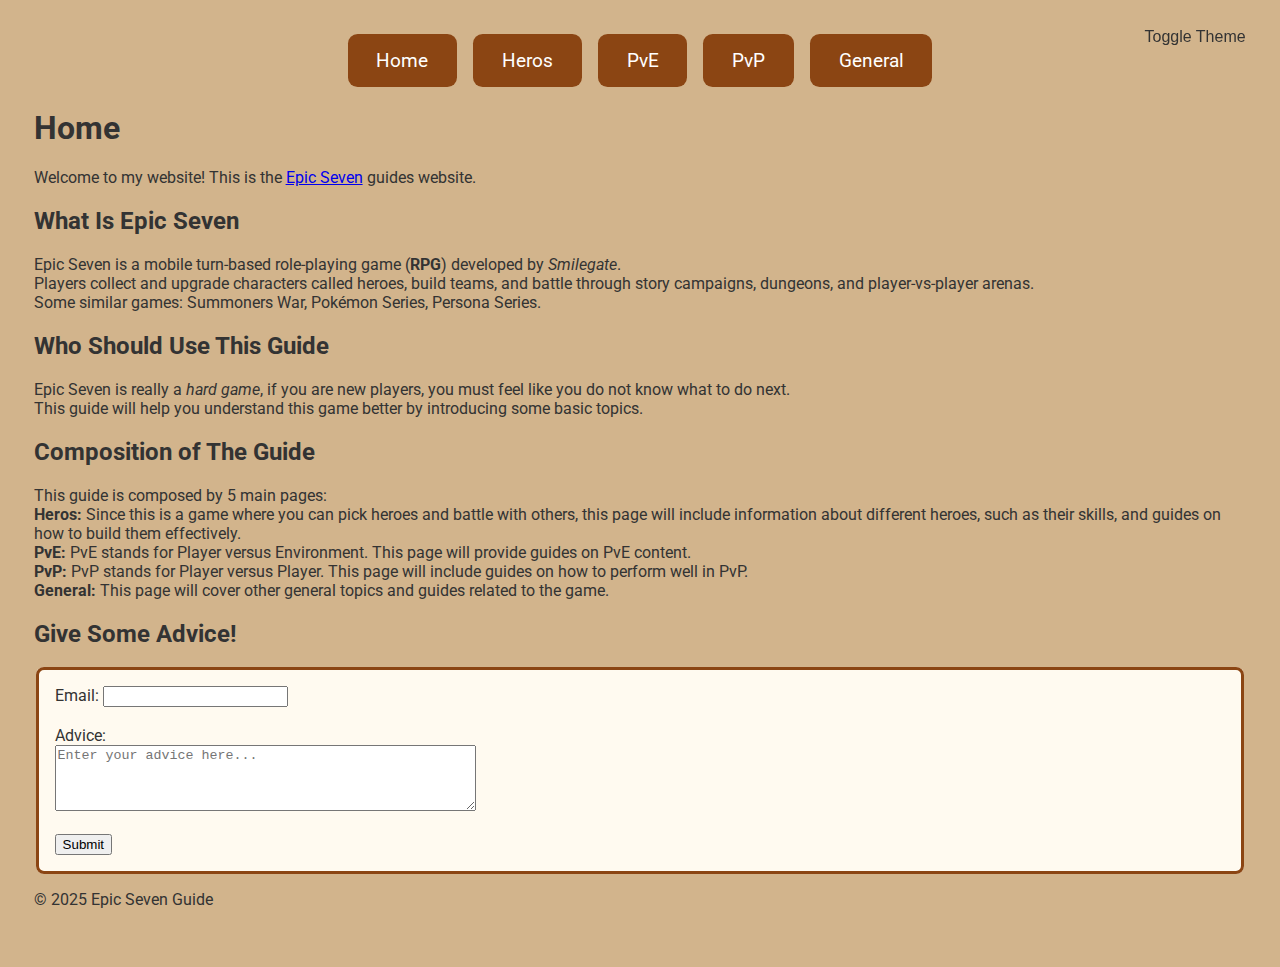
<file: index.html>
<!DOCTYPE html>
<html lang="en">
<head>
    <meta charset="UTF-8">
    <title>My Website</title>
    <link rel="stylesheet" href="style.css">
    <script src="toggle.js" defer></script>
    <script src="view-transition.js" defer></script>
</head>
<body>

    <button id="theme-toggle">Toggle Theme</button>
    <header>
    
    <nav>
        <ul>
            <li><a href="index.html">Home</a></li>
            <li><a href="heros.html">Heros</a></li>
            <li><a href="pve.html">PvE</a></li>
            <li><a href="pvp.html">PvP</a></li>
            <li><a href="general.html">General</a></li>
        </ul>
    </nav>
    <h1>Home</h1>
    </header>

    <article>
         <p>Welcome to my website! This is the <a href="https://epic7.onstove.com/en/brand">Epic Seven</a> guides website.</p>

    <h2>
        What Is Epic Seven
    </h2>
    <p>
    Epic Seven is a mobile <span>turn-based </span>role-playing game (<b>RPG</b>) developed by <i>Smilegate</i>. <br>
    Players collect and upgrade characters called heroes, build teams, and battle through story campaigns, dungeons, and player-vs-player arenas. <br>
    Some similar games: Summoners War, Pokémon Series, Persona Series.
    </p>

    <h2>
        Who Should Use This Guide
    </h2>
    <p>
    Epic Seven is really a <em>hard game</em>, if you are new players, you must feel like you do not know what to do next.<br>
    This guide will help you understand this game better by introducing some basic topics.
    </p>

    <h2>
        Composition of The Guide
    </h2>
    <p>

    This guide is composed by 5 main pages: <br>

    <strong>Heros:</strong> Since this is a game where you can pick heroes and battle with others, this page will include information about different heroes, such as their skills, and guides on how to build them effectively. <br>
    <strong>PvE:</strong> PvE stands for Player versus Environment. This page will provide guides on PvE content. <br>
    <strong>PvP:</strong> PvP stands for Player versus Player. This page will include guides on how to perform well in PvP. <br>
    <strong>General:</strong> This page will cover other general topics and guides related to the game. <br>
    </p>




    </article>  
    <h2>Give Some Advice!</h2>
      <form>
        <fieldset>

            
            <label for="email">Email:</label>
            <input type="email" id="email" name="email"><br><br>
            
            <label for="advice">Advice:</label><br>
            <textarea id="advice" name="advice" rows="4" cols="50" placeholder="Enter your advice here..."></textarea><br><br>

            <input type="submit" value="Submit">
        </fieldset>
    </form>

    
    <footer>
        <p>© 2025 Epic Seven Guide</p>
    </footer>
    
</body>
</html>
</file>
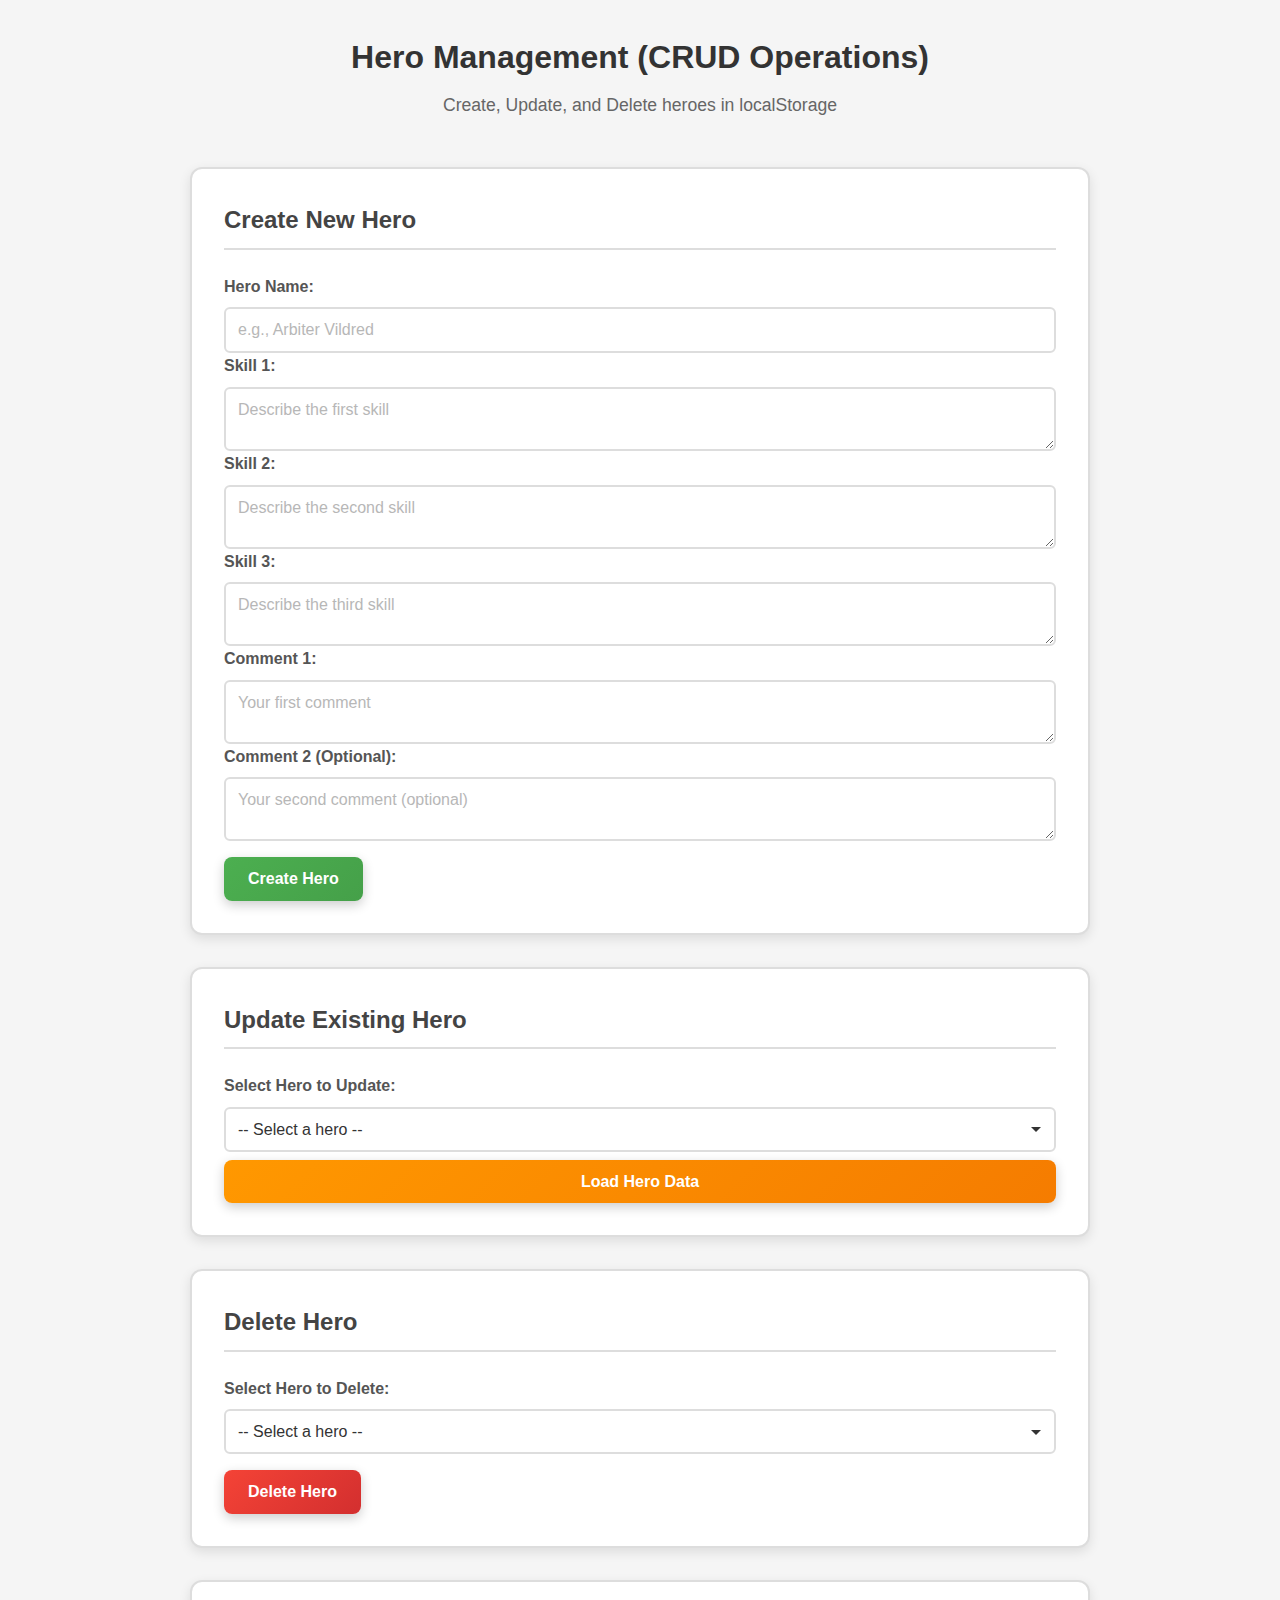
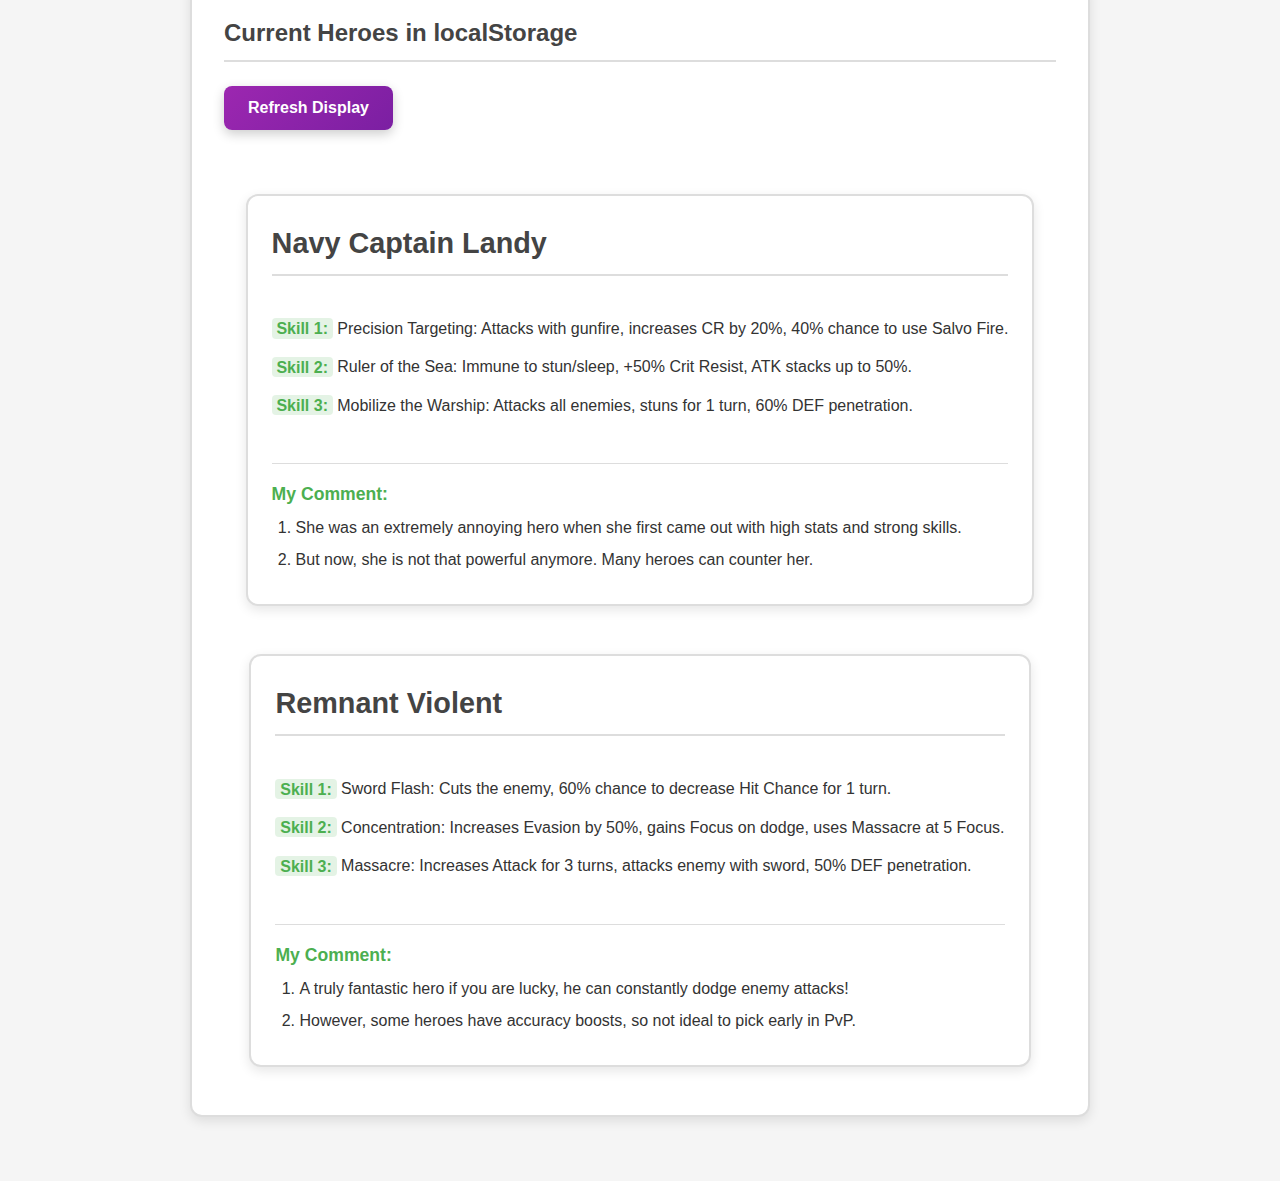
<file: crud.html>
<!DOCTYPE html>
<html lang="en">
<head>
    <meta charset="UTF-8">
    <meta name="viewport" content="width=device-width, initial-scale=1.0">
    <title>Hero Management - CRUD Operations</title>
    <link rel="stylesheet" href="crud.css">
    <script src="simple-hero-card.js" defer></script>
    <script src="crud.js" defer></script>
</head>
<body>
    <h1>Hero Management (CRUD Operations)</h1>
    <p class="subtitle">Create, Update, and Delete heroes in localStorage</p>

    <!-- CREATE Form -->
    <section class="crud-section">
        <h2>Create New Hero</h2>
        <form id="create-form">
            <div class="form-group">
                <label for="create-name">Hero Name:</label>
                <input type="text" id="create-name" required placeholder="e.g., Arbiter Vildred">
            </div>
            
            <div class="form-group">
                <label for="create-skill1">Skill 1:</label>
                <textarea id="create-skill1" required rows="2" placeholder="Describe the first skill"></textarea>
            </div>
            
            <div class="form-group">
                <label for="create-skill2">Skill 2:</label>
                <textarea id="create-skill2" required rows="2" placeholder="Describe the second skill"></textarea>
            </div>
            
            <div class="form-group">
                <label for="create-skill3">Skill 3:</label>
                <textarea id="create-skill3" required rows="2" placeholder="Describe the third skill"></textarea>
            </div>
            
            <div class="form-group">
                <label for="create-comment1">Comment 1:</label>
                <textarea id="create-comment1" required rows="2" placeholder="Your first comment"></textarea>
            </div>
            
            <div class="form-group">
                <label for="create-comment2">Comment 2 (Optional):</label>
                <textarea id="create-comment2" rows="2" placeholder="Your second comment (optional)"></textarea>
            </div>
            
            <button type="submit" class="crud-btn create-btn">Create Hero</button>
        </form>
    </section>

    <!-- UPDATE Form -->
    <section class="crud-section">
        <h2>Update Existing Hero</h2>
        <div class="form-group">
            <label for="update-select">Select Hero to Update:</label>
            <select id="update-select" class="hero-select">
                <option value="">-- Select a hero --</option>
            </select>
            <button type="button" id="load-hero-btn" class="crud-btn load-btn">Load Hero Data</button>
        </div>
        
        <form id="update-form" class="crud-form" style="display: none;">
            <input type="hidden" id="update-index">
            
            <div class="form-group">
                <label for="update-name">Hero Name:</label>
                <input type="text" id="update-name" required>
            </div>
            
            <div class="form-group">
                <label for="update-skill1">Skill 1:</label>
                <textarea id="update-skill1" required rows="2"></textarea>
            </div>
            
            <div class="form-group">
                <label for="update-skill2">Skill 2:</label>
                <textarea id="update-skill2" required rows="2"></textarea>
            </div>
            
            <div class="form-group">
                <label for="update-skill3">Skill 3:</label>
                <textarea id="update-skill3" required rows="2"></textarea>
            </div>
            
            <div class="form-group">
                <label for="update-comment1">Comment 1:</label>
                <textarea id="update-comment1" required rows="2"></textarea>
            </div>
            
            <div class="form-group">
                <label for="update-comment2">Comment 2 (Optional):</label>
                <textarea id="update-comment2" rows="2"></textarea>
            </div>
            
            <button type="submit" class="crud-btn update-btn">Update Hero</button>
            <button type="button" id="cancel-update-btn" class="crud-btn cancel-btn">Cancel</button>
        </form>
    </section>

    <!-- DELETE Section -->
    <section class="crud-section">
        <h2>Delete Hero</h2>
        <div class="form-group">
            <label for="delete-select">Select Hero to Delete:</label>
            <select id="delete-select" class="hero-select">
                <option value="">-- Select a hero --</option>
            </select>
        </div>
        <button type="button" id="delete-btn" class="crud-btn delete-btn">Delete Hero</button>
    </section>

    <!-- Display Current Heroes -->
    <section class="crud-section">
        <h2>Current Heroes in localStorage</h2>
        <button id="refresh-display-btn" class="crud-btn refresh-btn">Refresh Display</button>
        <div id="heroes-display"></div>
    </section>
</body>
</html>
</file>
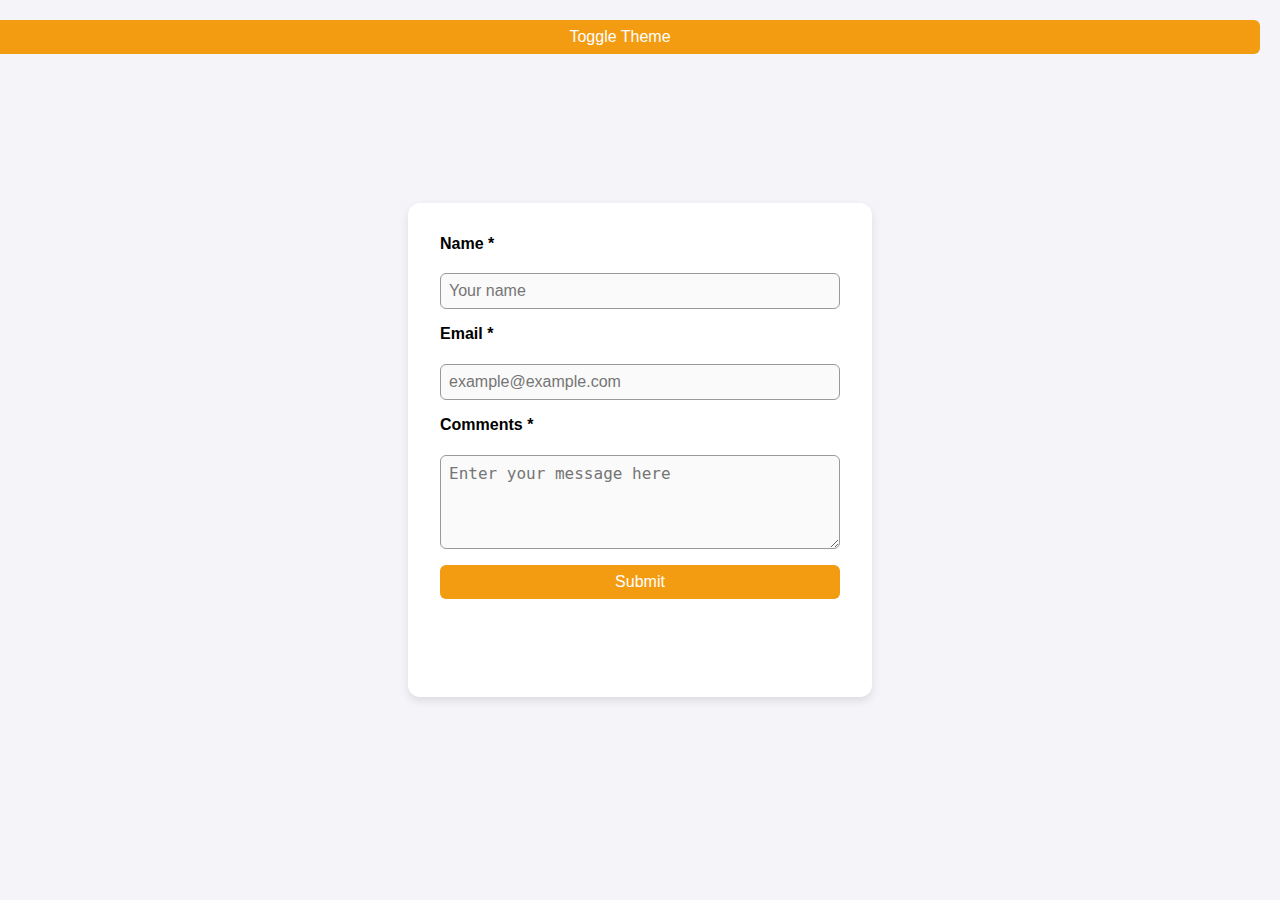
<file: form-no-js.html>
<!DOCTYPE html>
<html lang="en">
<head>
  <meta charset="UTF-8">
  <meta name="viewport" content="width=device-width, initial-scale=1.0">
  <title>Contact Form (No JS)</title>
  <link rel="stylesheet" href="form.css">
  <script src="toggle.js" defer></script>
  <noscript>Theme switching is disabled when JavaScript is off.</noscript>
  <button id="theme-toggle">Toggle Theme</button>
</head>
<body>
   
  <form action="https://httpbin.org/post" method="POST">
    <label for="name">Name <span aria-hidden="true">*</span></label>
    <input type="text" id="name" name="name"
           required minlength="2" maxlength="40" pattern="[A-Za-z\s]+" 
           placeholder="Your name">

    <label for="email">Email <span aria-hidden="true">*</span></label>
    <input type="email" id="email" name="email"
           required placeholder="example@example.com">

    <label for="comments">Comments <span aria-hidden="true">*</span></label>
    <textarea id="comments" name="comments" rows="4"
              required minlength="5" maxlength="300"
              placeholder="Enter your message here"></textarea>

    <input type="hidden" name="possible_bot" value="true">

    <button type="submit">Submit</button>

    <output id="error"></output>
    <output id="info"></output>
  </form>
</body>
</html>
</file>
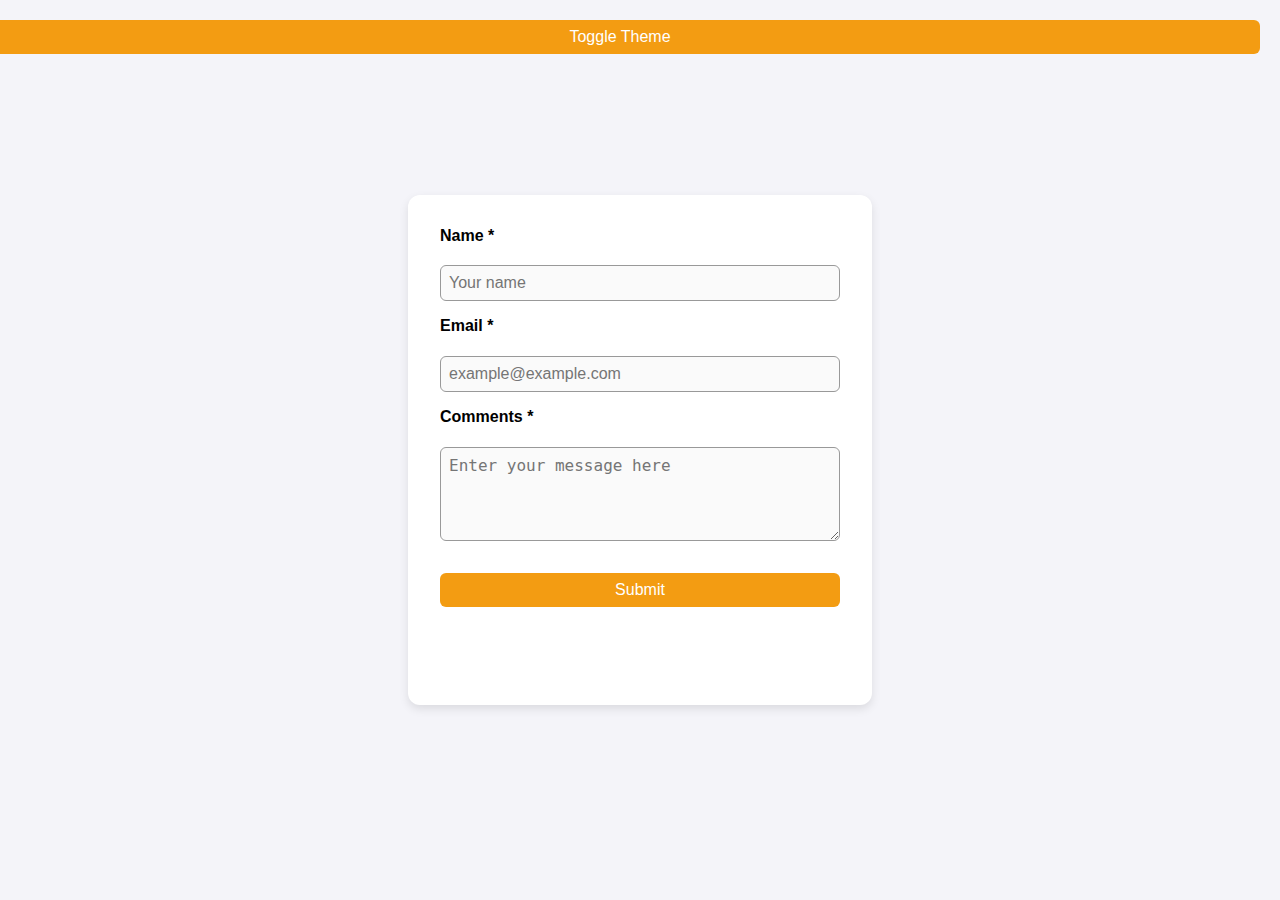
<file: form-with-js.html>
<!DOCTYPE html>
<html lang="en">
<head>
<meta charset="UTF-8">
  <meta name="viewport" content="width=device-width, initial-scale=1.0">
  <title>Contact Form</title>
  <link rel="stylesheet" href="form.css">
  <script src="toggle.js" defer></script>
  <noscript>Theme switching is disabled when JavaScript is off.</noscript>
  <button id="theme-toggle">Toggle Theme</button>
</head>
<body>
  <form action="https://httpbin.org/post" method="POST" novalidate>
    <label for="name">Name <span aria-hidden="true">*</span></label>
    <input type="text" id="name" name="name"
           required minlength="2" maxlength="40" pattern="[A-Za-z\s]+" 
           placeholder="Your name">

    <label for="email">Email <span aria-hidden="true">*</span></label>
    <input type="email" id="email" name="email"
           required placeholder="example@example.com">

    <label for="comments">Comments <span aria-hidden="true">*</span></label>
    <textarea id="comments" name="comments" rows="4"
              required minlength="5" maxlength="300"
              placeholder="Enter your message here"></textarea>
    <div id="commentCounter" class="counter"></div>

    <input type="hidden" name="form_errors" id="form_errors">
    <input type="hidden" name="possible_bot" value="true">

    <button type="submit">Submit</button>

    <output id="error"></output>
    <output id="info"></output>
  </form>

<script>
console.log("script loaded");
document.addEventListener("DOMContentLoaded", () => {
    const form = document.querySelector("form");
    const errorBox = document.getElementById("error");
    const infoBox = document.getElementById("info");

    const nameField = document.getElementById("name");
    const emailField = document.getElementById("email");
    const commentsField = document.getElementById("comments");
    const commentCounter = document.getElementById("commentCounter");

    // console.log("Form element:", form); 
    let form_errors = [];
    const namePattern = /^[A-Za-z\s]+$/;



    function recordError(fieldName, value, reason) {
        form_errors.push({ field: fieldName, value: value, reason: reason });
        console.log("Error recorded:", { field: fieldName, value: value, reason: reason });
    }

    function showError(msg) {
        errorBox.textContent = msg;
        errorBox.style.opacity = 1;
        setTimeout(() => {
            errorBox.style.opacity = 0;
        }, 6000);
    }

    function flashField(field) {
        field.style.transition = "background-color 1s";
        const original = field.style.backgroundColor;
        field.style.backgroundColor = "#ffd1d1";
        setTimeout(() => field.style.backgroundColor = original, 1500);
    }

    // Name validation
    nameField.addEventListener("input", () => {
        if (!namePattern.test(nameField.value)) {
            nameField.value = nameField.value.replace(/[^A-Za-z\s]/g, "");
            flashField(nameField);
            showError("Only letters and spaces are allowed in Name.");
        }

        nameField.setCustomValidity("");
        if (!nameField.checkValidity()) {
            nameField.setCustomValidity("Name must be 2–40 characters (letters only).");
        }
    });

    // Email validation
    emailField.addEventListener("input", () => {
        emailField.setCustomValidity("");
        if (!emailField.checkValidity()) {
            emailField.setCustomValidity("Please enter a valid email address.");
        }
    });

    // Comments character counter and validation
    commentsField.addEventListener("input", () => {
        const max = parseInt(commentsField.getAttribute("maxlength"));
        const len = commentsField.value.length;
        const remaining = max - len;

        commentCounter.textContent = `${remaining} characters remaining`;
        commentCounter.classList.remove("warning", "danger");

        commentsField.setCustomValidity("");

        if (remaining <= max * 0.3 && remaining > 0) {
            commentCounter.classList.add("warning");
        }
        if (remaining <= 0) {
            commentCounter.classList.add("danger");
            commentsField.setCustomValidity("Reached maximum character limit.");
            flashField(commentsField);
        }
    });

    // Form submit
    form.addEventListener("submit", (e) => {
        const fields = [
            { name: "name", el: nameField },
            { name: "email", el: emailField },
            { name: "comments", el: commentsField }
        ];

        fields.forEach(({ name, el }) => {
            if (!el.checkValidity()) {
                recordError(name, el.value, el.validationMessage);
                flashField(el);
            }
        });

        console.log("form_errors array:", form_errors);

        document.getElementById("form_errors").value = JSON.stringify(form_errors);

        if (!form.checkValidity()) {
            e.preventDefault();
            showError("Please correct the highlighted fields.");
        } else {
            infoBox.textContent = "Form submitted successfully!";
            infoBox.style.opacity = 1;
        }
    });

});
</script>

</body>
</html>
</file>
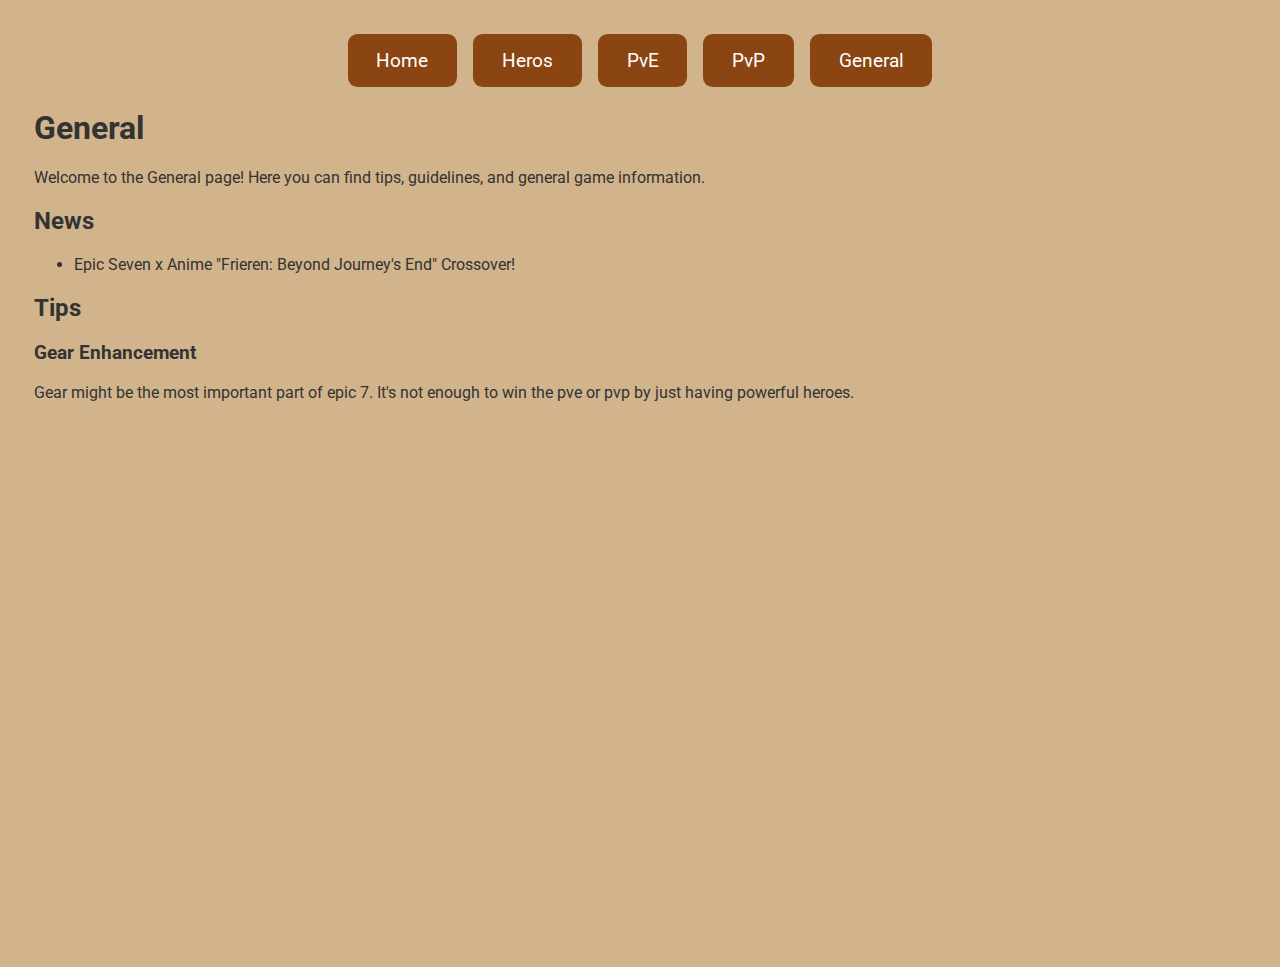
<file: general.html>
<!DOCTYPE html>
<html lang="en">
<head>
    <meta charset="UTF-8">
    <title>General</title>
    <link rel="stylesheet" href="style.css">
</head>
<body>
    
    <nav>
        <ul>
            <li><a href="index.html">Home</a></li>
            <li><a href="heros.html">Heros</a></li>
            <li><a href="pve.html">PvE</a></li>
            <li><a href="pvp.html">PvP</a></li>
            <li><a href="general.html">General</a></li>
            <!-- <li><a href="experiments.html">Experiments</a></li> -->
        </ul>
    </nav>
    <h1>General</h1>
    <p>Welcome to the General page! Here you can find tips, guidelines, and general game information.</p>

    <h2>News</h2>
    <p>
        <ul>
            <li>Epic Seven x Anime "Frieren: Beyond Journey's End" Crossover!</ul>
        </ul>
    </p>
    
    

    <h2>Tips</h2>
    <h3>Gear Enhancement</h3>
    Gear might be the most important part of epic 7. It's not enough to win the pve or pvp by just having powerful heroes.

    <!-- <h2>
         <h2>News</h2>
        <p>
            Epic Seven x Anime "Frieren: Beyond Journey's End" Crossover! <br>
            <iframe width="300"
        height="200"
        src="https://page.onstove.com/epicseven/global/view/11047041"></iframe>
        </p>
    </h2> -->


  
</body>
</html>
</file>
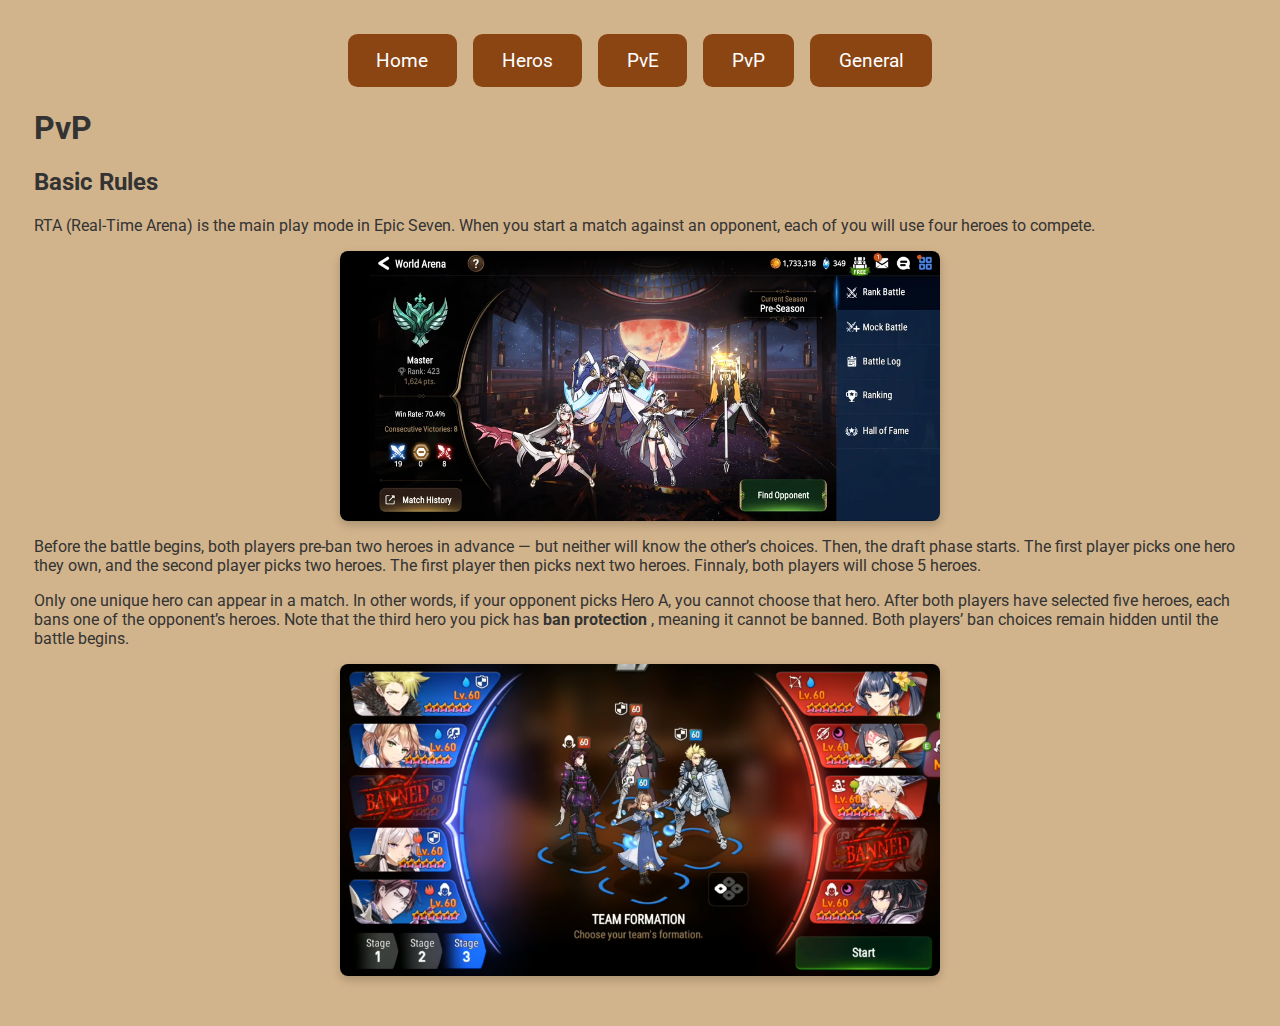
<file: pvp.html>
<!DOCTYPE html>
<html lang="en">
<head>
    <meta charset="UTF-8">
    <title>PvP</title>
    <link rel="stylesheet" href="style.css">
</head>
<body>
    
    <nav>
        <ul>
            <li><a href="index.html">Home</a></li>
            <li><a href="heros.html">Heros</a></li>
            <li><a href="pve.html">PvE</a></li>
            <li><a href="pvp.html">PvP</a></li>
            <li><a href="general.html">General</a></li>
            <!-- <li><a href="experiments.html">Experiments</a></li> -->
        </ul>
    </nav>
    <h1>PvP</h1>
    <h2>Basic Rules</h2>

<p>
  RTA (Real-Time Arena) is the main play mode in Epic Seven. When you start a match against an opponent, 
  each of you will use four heroes to compete.
</p>

<img src="images/rta-page.webp" alt="RTA match page" class="rta-image">

<p>
  Before the battle begins, both players pre-ban two heroes in advance — but neither will know the other’s choices. 
  Then, the draft phase starts. The first player picks one hero they own, and the second player picks two heroes. 
  The first player then picks next two heroes. Finnaly, both players will chose 5 heroes.  
</p>

<p>
  Only one unique hero can appear in a match. In other words, if your opponent picks Hero A, you cannot choose that hero. 
  After both players have selected five heroes, each bans one of the opponent’s heroes.  
  Note that the third hero you pick has <strong>ban protection</strong> , meaning it cannot be banned.  
  Both players’ ban choices remain hidden until the battle begins.
</p>
<img src="images/rta-bp.png" alt="RTA bp page"  class="rta-image">

</body>
</html>
</file>
<file: style.css>
@import url('https://fonts.googleapis.com/css2?family=Roboto&display=swap');

:root {
  --main-bg-color: #d2b48c;
  --nav-bg-color: #8b4513;
  --accent-color: #45a049;
  --text-color: #ffffff;
  --card-bg-color: #f0fff0;
  --font-size-base: 1rem;

  --body-bg: var(--main-bg-color);
  --body-text: #333;

  --nav-bg: var(--nav-bg-color);
  --nav-hover-bg: var(--accent-color);

  --hero-bg: #b8935f;
  --hero-border: #D2A679;
  --hero-text: #2c1810;
  --hero-strong: #b8860b;

  --img-shadow: rgba(0,0,0,0.2);
}

[data-theme="dark"] {
  --body-bg: #2a1810;
  --body-text: #e0e0e0;

  --nav-bg: #5a2d0f;
  --nav-hover-bg: #3a7a32;

  --hero-bg: #1f1208;
  --hero-border: #8b5a3c;
  --hero-text: #f2f1ed;
  --hero-strong: #FFD700;

  --img-shadow: rgba(0,0,0,0.5);
}

body {
  font-family: 'Roboto', Arial, sans-serif;
  background-color: var(--body-bg);
  color: var(--body-text);
  padding: 2%;
  font-size: var(--font-size-base);
  min-height: 100dvh;
}

nav ul {
  list-style: none;
  display: flex;
  justify-content: center;
  padding: 0;
  margin: 0;
  gap: 1rem;
  flex-wrap: wrap;
}

nav li {
  flex: 0 1 auto;
}

nav a {
  display: block;
  padding: 0.8em 1.5em;
  font-size: 1.2rem;
  background-color: var(--nav-bg);
  color: var(--text-color);
  text-decoration: none;
  border-radius: 0.5em;
  transition: background-color 0.3s, transform 0.3s;
}

nav a:hover {
  background-color: var(--nav-hover-bg);
  transform: scale(1.1);
  box-shadow: 0 4px 12px color-mix(in srgb, var(--nav-bg-color) 50%, var(--accent-color) 50%);
}

nav:has(a:hover) {
  background-color: rgba(139, 69, 19, 0.1);
  border-radius: 1rem;
  padding: 0.5rem;
}

fieldset {
  border: 3px solid var(--nav-bg-color);
  border-radius: 8px;
  padding: 1rem;
  background-color: #fffaf0;
}

[data-theme="dark"] fieldset {
  border-color: #d2a679;
  background-color: #3d2817;
}

legend {
  color: var(--nav-bg-color);
  font-weight: bold;
}

[data-theme="dark"] legend {
  color: #d2a679;
}

hero-card {
  display: block;
  border: 2px solid var(--hero-border);
  border-radius: 12px;
  padding: 1.5rem;
  margin: 1rem auto;
  background-color: var(--hero-bg);
  color: var(--hero-text);
  font-family: 'Roboto', sans-serif;
  animation: fadeIn 1.5s ease-in-out;
  box-shadow: 0 4px 12px var(--img-shadow);
  max-width: 800px;
  transition: transform 0.3s ease, box-shadow 0.3s ease, border-color 0.3s ease;
}

hero-card:hover {
  transform: translateY(-10px) scale(1.02);
  box-shadow: 0 8px 24px rgba(210, 166, 121, 0.4);
  border-color: #FFD700;
}

section:has(hero-card:hover) {
  background-color: rgba(210, 180, 140, 0.05);
  border-radius: 1rem;
  padding: 1rem;
  transition: background-color 0.3s ease;
}

[data-theme="dark"] section:has(hero-card:hover) {
  background-color: rgba(42, 24, 16, 0.5);
}

hero-card h2 {
  color: var(--hero-strong);
  margin-bottom: 0.5rem;
}

hero-card p {
  line-height: 1.5;
}

hero-card ul, hero-card ol {
  margin-left: 1.2rem;
  margin-bottom: 1rem;
}

hero-card li {
  margin-bottom: 0.5rem;
}

hero-card li strong {
  color: var(--hero-strong);
  background: rgba(255, 215, 0, 0.15);
  padding: 0.1rem 0.3rem;
  border-radius: 4px;
  font-weight: 700;
  font-family: 'Georgia', serif;
}

[data-theme="dark"] hero-card li strong {
  background: rgba(255, 215, 0, 0.2);
  text-shadow: 1px 1px 2px rgba(0,0,0,0.5);
}

hero-card img {
  display: block;
  width: 12.5%;
  height: auto;
  margin: 0 auto 1rem;
  border-radius: 8px;
  box-shadow: 0 2px 8px var(--img-shadow);
  object-fit: contain;
  transition: transform 0.3s ease;
}

hero-card:hover img {
  transform: scale(1.1);
}

.rta-image {
  display: block;
  width: 100%;
  height: auto;
  max-width: 600px;
  margin: 1rem auto;
  border-radius: 8px;
  box-shadow: 0 4px 10px var(--img-shadow);
}

@keyframes fadeIn {
  from {
    opacity: 0;
    transform: translateY(10%);
  }
  to {
    opacity: 1;
    transform: translateY(0);
  }
}

@media (max-width: 600px) {
  nav ul {
    flex-direction: column;
    align-items: center;
  }

  nav a {
    font-size: 1rem;
    padding: 0.7em 1em;
  }

  hero-card {
    margin: 0.5rem;
    padding: 1rem;
  }

  hero-card img,
  .rta-image {
    max-width: 100%;
    max-height: 200px;
  }
}

@media (min-width: 601px) and (max-width: 1024px) {
  nav ul {
    justify-content: space-around;
  }

  hero-card {
    max-width: 600px;
  }

  hero-card img,
  .rta-image {
    max-height: 250px;
  }
}

@media (min-width: 1025px) {
  hero-card {
    max-width: 800px;
  }

  hero-card img,
  .rta-image {
    max-height: 350px;
  }
}


#theme-toggle {
position: fixed;
top: 20px;
right: 20px;
background-color: var(--button-bg);
color: var(--button-text);
border: 1px solid var(--button-border);
border-radius: 8px;
padding: 0.5rem 0.9rem;
cursor: pointer;
font-size: 1rem;
z-index: 999;
box-shadow: var(--button-shadow);
display: inline-flex;
align-items: center;
gap: 0.5rem;
transition: transform 0.12s ease, box-shadow 0.12s ease, background-color 0.12s ease;
}

#theme-toggle:hover {
transform: translateY(-2px);
background-color: var(--button-hover);
}


::view-transition-old(root),
::view-transition-new(root) {
  animation-duration: 0.4s;
}

::view-transition-old(root) {
  animation-name: fade-out;
}

::view-transition-new(root) {
  animation-name: fade-in;
}

@keyframes fade-out {
  to { opacity: 0; }
}

@keyframes fade-in {
  from { opacity: 0; }
}
</file>
<file: crud.css>
/* Create Button - Green */
.create-btn {
  background: linear-gradient(135deg, #4CAF50, #45a049);
  margin-top: 1rem;
}

.create-btn:hover:not(:disabled) {
  background: linear-gradient(135deg, #45a049, #4CAF50);
  transform: translateY(-2px);
  box-shadow: 0 6px 16px rgba(76, 175, 80, 0.4);
}

/* Update Button - Blue */
.update-btn {
  background: linear-gradient(135deg, #2196F3, #1976D2);
  margin-top: 1rem;
}

.update-btn:hover:not(:disabled) {
  background: linear-gradient(135deg, #1976D2, #2196F3);
  transform: translateY(-2px);
  box-shadow: 0 6px 16px rgba(33, 150, 243, 0.4);
}

/* Delete Button - Red */
.delete-btn {
  background: linear-gradient(135deg, #f44336, #d32f2f);
  margin-top: 1rem;
}

.delete-btn:hover:not(:disabled) {
  background: linear-gradient(135deg, #d32f2f, #f44336);
  transform: translateY(-2px);
  box-shadow: 0 6px 16px rgba(244, 67, 54, 0.4);
}

/* Cancel Button - Gray */
.cancel-btn {
  background: linear-gradient(135deg, #757575, #616161);
  margin-top: 0.5rem;
}

.cancel-btn:hover:not(:disabled) {
  background: linear-gradient(135deg, #616161, #757575);
  transform: translateY(-2px);
  box-shadow: 0 6px 16px rgba(117, 117, 117, 0.4);
}

.crud-btn:active {
  transform: translateY(0);
}

.crud-btn:disabled {
  opacity: 0.5;
  cursor: not-allowed;
}/* ===== Basic Styles for CRUD Page ===== */

* {
  margin: 0;
  padding: 0;
  box-sizing: border-box;
}

body {
  font-family: 'Arial', sans-serif;
  background-color: #f5f5f5;
  padding: 2rem;
  line-height: 1.6;
  color: #333;
}

h1 {
  text-align: center;
  color: #333;
  margin-bottom: 0.5rem;
  font-size: 2rem;
}

.subtitle {
  text-align: center;
  color: #666;
  margin-bottom: 3rem;
  font-size: 1.1rem;
}

/* ===== Simple Hero Card Styles ===== */
simple-hero-card {
  display: block;
  border: 2px solid #ddd;
  border-radius: 12px;
  padding: 1.5rem;
  margin: 1rem auto;
  background-color: white;
  color: #333;
  font-family: 'Arial', sans-serif;
  animation: fadeIn 0.5s ease-in-out;
  box-shadow: 0 4px 12px rgba(0,0,0,0.1);
  max-width: 800px;
}

simple-hero-card .simple-hero-content {
  display: flex;
  flex-direction: column;
  gap: 1rem;
}

simple-hero-card h2 {
  color: #333;
  margin: 0 0 1rem 0;
  font-size: 1.8rem;
  border-bottom: 2px solid #ddd;
  padding-bottom: 0.5rem;
}

simple-hero-card .skills-list li strong {
  color: #4CAF50;
  background: rgba(76, 175, 80, 0.15);
  padding: 0.1rem 0.3rem;
  border-radius: 4px;
  font-weight: 700;
}

simple-hero-card .comments-section {
  margin-top: 1rem;
  padding-top: 1rem;
  border-top: 1px solid #ddd;
}

simple-hero-card .comments-section strong {
  display: block;
  margin-bottom: 0.5rem;
  font-size: 1.1rem;
  color: #4CAF50;
}

simple-hero-card .skills-list {
  list-style: none;
  padding: 0;
  margin: 0;
}

simple-hero-card .skills-list li {
  margin-bottom: 0.8rem;
  line-height: 1.6;
}

simple-hero-card .comments-section ol {
  margin: 0.5rem 0 0 1.5rem;
  padding: 0;
}

simple-hero-card .comments-section ol li {
  margin-bottom: 0.5rem;
  line-height: 1.5;
}

.crud-section {
  background-color: white;
  border: 2px solid #ddd;
  border-radius: 12px;
  padding: 2rem;
  margin: 2rem auto;
  max-width: 800px;
  box-shadow: 0 4px 12px rgba(0,0,0,0.1);
  animation: fadeIn 0.5s ease-in-out;
}

.crud-section h2 {
  color: #444;
  margin-bottom: 1.5rem;
  border-bottom: 2px solid #ddd;
  padding-bottom: 0.5rem;
}

.crud-form {
  display: flex;
  flex-direction: column;
  gap: 1.5rem;
  margin-top: 1rem;
}

.form-group {
  display: flex;
  flex-direction: column;
  gap: 0.5rem;
}

.form-group label {
  font-weight: 600;
  color: #555;
}

.form-group input,
.form-group textarea,
.form-group select {
  padding: 0.75rem;
  border: 2px solid #ddd;
  border-radius: 6px;
  font-size: 1rem;
  font-family: 'Arial', sans-serif;
  background-color: white;
  color: #333;
  transition: border-color 0.3s ease, box-shadow 0.3s ease;
}

.form-group input:focus,
.form-group textarea:focus,
.form-group select:focus {
  outline: none;
  border-color: #4CAF50;
  box-shadow: 0 0 0 3px rgba(76, 175, 80, 0.1);
}

.form-group input::placeholder,
.form-group textarea::placeholder {
  color: #999;
  opacity: 0.7;
}

.form-group textarea {
  resize: vertical;
  min-height: 60px;
  font-family: 'Roboto', Arial, sans-serif;
}

.hero-select {
  max-width: 100%;
  cursor: pointer;
  appearance: none;
  background-image: url("data:image/svg+xml,%3Csvg xmlns='http://www.w3.org/2000/svg' width='12' height='12' viewBox='0 0 12 12'%3E%3Cpath fill='%23333' d='M6 9L1 4h10z'/%3E%3C/svg%3E");
  background-repeat: no-repeat;
  background-position: right 0.75rem center;
  padding-right: 2.5rem;
}

.crud-btn {
  padding: 0.8rem 1.5rem;
  font-size: 1rem;
  font-weight: 600;
  border: none;
  border-radius: 8px;
  cursor: pointer;
  transition: all 0.3s ease;
  box-shadow: 0 4px 12px rgba(0, 0, 0, 0.2);
  color: white;
  font-family: 'Arial', sans-serif;
}

/* Load Hero Button - Orange */
#load-hero-btn,
.load-btn {
  background: linear-gradient(135deg, #FF9800, #F57C00);
}

#load-hero-btn:hover:not(:disabled),
.load-btn:hover:not(:disabled) {
  background: linear-gradient(135deg, #F57C00, #FF9800);
  transform: translateY(-2px);
  box-shadow: 0 6px 16px rgba(255, 152, 0, 0.4);
}

/* Refresh Button - Purple */
#refresh-display-btn,
.refresh-btn {
  background: linear-gradient(135deg, #9C27B0, #7B1FA2);
  margin-bottom: 1.5rem;
}

#refresh-display-btn:hover:not(:disabled),
.refresh-btn:hover:not(:disabled) {
  background: linear-gradient(135deg, #7B1FA2, #9C27B0);
  transform: translateY(-2px);
  box-shadow: 0 6px 16px rgba(156, 39, 176, 0.4);
}

/* Heroes Display Container */
#heroes-display {
  margin-top: 1.5rem;
  display: flex;
  flex-direction: column;
  gap: 1rem;
}

/* Success/Error Messages */
.success-message {
  background-color: #4CAF50;
  color: white;
  padding: 1rem;
  border-radius: 6px;
  margin: 1rem 0;
  text-align: center;
  animation: slideIn 0.3s ease-out;
}

.error-message {
  background-color: #f44336;
  color: white;
  padding: 1rem;
  border-radius: 6px;
  margin: 1rem 0;
  text-align: center;
  animation: slideIn 0.3s ease-out;
}

/* Dark Theme Adjustments */
[data-theme="dark"] .crud-section {
  background-color: var(--hero-bg);
  border-color: var(--hero-border);
}

[data-theme="dark"] .crud-section h2 {
  color: var(--hero-strong);
}

[data-theme="dark"] .form-group label {
  color: var(--hero-text);
}

[data-theme="dark"] .form-group input,
[data-theme="dark"] .form-group textarea,
[data-theme="dark"] .form-group select {
  background-color: #3d2817;
  border-color: #8b5a3c;
  color: #f2f1ed;
}

[data-theme="dark"] .form-group input::placeholder,
[data-theme="dark"] .form-group textarea::placeholder {
  color: #ccc;
}

[data-theme="dark"] .form-group input:focus,
[data-theme="dark"] .form-group textarea:focus,
[data-theme="dark"] .form-group select:focus {
  border-color: #3a7a32;
  box-shadow: 0 0 0 3px rgba(58, 122, 50, 0.2);
}

[data-theme="dark"] .hero-select {
  background-image: url("data:image/svg+xml,%3Csvg xmlns='http://www.w3.org/2000/svg' width='12' height='12' viewBox='0 0 12 12'%3E%3Cpath fill='%23f2f1ed' d='M6 9L1 4h10z'/%3E%3C/svg%3E");
}

/* Animations */
@keyframes slideIn {
  from {
    opacity: 0;
    transform: translateY(-10px);
  }
  to {
    opacity: 1;
    transform: translateY(0);
  }
}

/* Responsive Design */
@media (max-width: 600px) {
  .crud-section {
    padding: 1.5rem;
    margin: 1rem;
  }
  
  .form-group input,
  .form-group textarea,
  .form-group select {
    font-size: 0.95rem;
    padding: 0.65rem;
  }
  
  .crud-btn {
    padding: 0.7rem 1.2rem;
    font-size: 0.95rem;
  }
}

@media (min-width: 601px) and (max-width: 1024px) {
  .crud-section {
    max-width: 700px;
  }
}

@media (min-width: 1025px) {
  .crud-section {
    max-width: 900px;
  }
}
</file>
<file: form.css>
:root {
  --bg: #f4f4f9;
  --form-bg: white;
  --text: black;

  --border-default: #ccc;
  --border-placeholder: #999;
  --border-invalid: #d9534f;
  --border-valid: #28a745;

  --bg-invalid: #ffe6e6;
  --bg-valid: #e6ffea;

  --button-bg: #f39c12;
  --button-hover: #0056b3;

  --error-text: #d9534f;
  --info-text: #28a745;
}

[data-theme="dark"] {
  --bg: #111;
  --text: #eee;
  --form-bg: #222;

  --border-default: #666;
  --border-placeholder: #555;

  --button-bg: #444;
  --button-hover: #999;

  --bg-invalid: #442222;
  --bg-valid: #225522;

  --error-text: #ff6b6b;
  --info-text: #8cff8c;
}

body {
  font-family: Arial, sans-serif;
  background-color: var(--bg);
  color: var(--text);
  display: flex;
  justify-content: center;
  align-items: center;
  height: 100vh;
  margin: 0;
}

/* Form 样式 */
form {
  display: flex;
  flex-direction: column;
  gap: 1rem;
  background: var(--form-bg);
  padding: 2rem;
  border-radius: 12px;
  box-shadow: 0 4px 10px rgba(0, 0, 0, 0.1);
  width: 100%;
  max-width: 400px;
}

/* Labels */
label {
  font-weight: bold;
  margin-bottom: 0.3rem;
}

/* Inputs & textareas */
input,
textarea,
button {
  font-size: 1rem;
  padding: 0.5rem;
  border: 1px solid var(--border-default);
  border-radius: 6px;
  width: 100%;
  box-sizing: border-box;
}

textarea {
  resize: vertical;
}

/* Placeholder 样式 */
input:required:placeholder-shown,
textarea:required:placeholder-shown {
  border-color: var(--border-placeholder);
  background-color: #fafafa;
}

/* Invalid after interaction */
input:user-invalid,
textarea:user-invalid {
  border-color: var(--border-invalid);
  background-color: var(--bg-invalid);
}

/* Valid */
input:valid,
textarea:valid {
  border-color: var(--border-valid);
  background-color: var(--bg-valid);
}

/* Button 样式 */
button {
  background-color: var(--button-bg);
  color: white;
  border: none;
  cursor: pointer;
  transition: background-color 0.2s ease;
}

button:hover {
  background-color: var(--button-hover);
}

/* Output messages */
output {
  display: block;
  min-height: 1.2em;
  font-size: 0.9rem;
  color: var(--error-text);
}

#info {
  color: var(--info-text);
}


#theme-toggle {
  position: fixed;
  top: 20px;
  right: 20px;

  background-color: var(--button-bg);
  color: white;
  border: none;
  border-radius: 6px;

  padding: 0.5rem 1rem;
  cursor: pointer;
  font-size: 1rem;
  z-index: 999;
}

#theme-toggle:hover {
  background-color: var(--button-hover);
}
</file>
